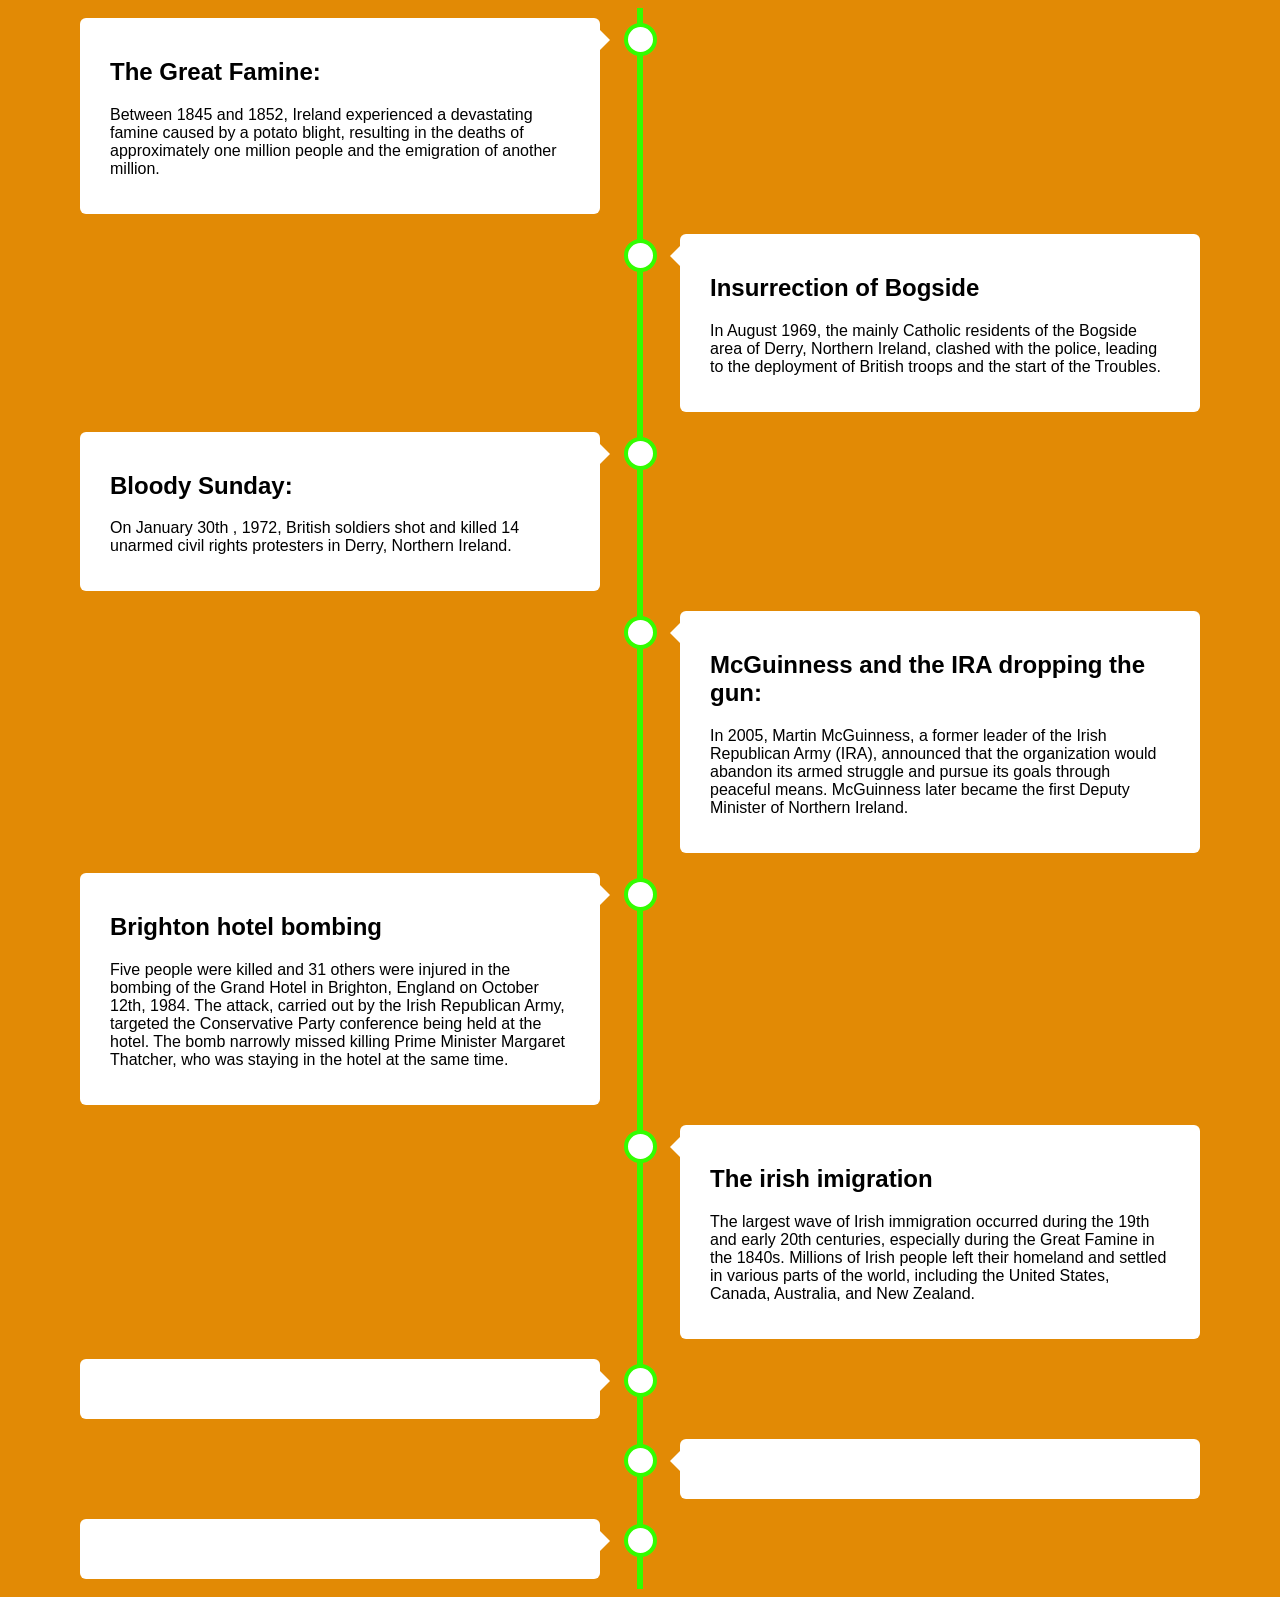
<file: page.html>
<!DOCTYPE html>
<html>
<head>
<title>Irishtimeline</title>
<meta name="viewport" content="width=device-width, initial-scale=1.0">
<link rel="stylesheet" href="pages.css">
</head>
<body>

<div class="timeline">
  <div class="container left">
    <div class="content">
      <h2>The Great Famine: </h2>
      <p> Between 1845 and 1852, Ireland experienced a devastating famine caused by a potato blight, resulting in the deaths of approximately one million people and the emigration of another million.</p>
    </div>
  </div>
  <div class="container right">
    <div class="content">
      <h2>Insurrection of Bogside</h2>           
      <p>In August 1969, the mainly Catholic residents of the Bogside area of Derry, Northern Ireland, clashed with the police, leading to the deployment of British troops and the start of the Troubles.</p>
    </div>
  </div>
  <div class="container left">
    <div class="content">
      <h2>Bloody Sunday:</h2>
      <p>On January 30th , 1972, British soldiers shot and killed 14 unarmed civil rights protesters in Derry, Northern Ireland.</p>
    </div>
  </div>
  <div class="container right">
    <div class="content">
      <h2>McGuinness and the IRA dropping the gun:</h2>
      <p>In 2005, Martin McGuinness, a former leader of the Irish Republican Army (IRA), announced that the organization would abandon its armed struggle and pursue its goals through peaceful means. McGuinness later became the first Deputy Minister of Northern Ireland.</p>
    </div>
  </div>
  <div class="container left">
    <div class="content">
      <h2>Brighton hotel bombing</h2>
      <p>Five people were killed and 31 others were injured in the bombing of the Grand Hotel in Brighton, England on October 12th, 1984. The attack, carried out by the Irish Republican Army, targeted the Conservative Party conference being held at the hotel. The bomb narrowly missed killing Prime Minister Margaret Thatcher, who was staying in the hotel at the same time.</p>
    </div>
  </div>
  <div class="container right">
    <div class="content">
      <h2>The irish imigration</h2>
      <p>The largest wave of Irish immigration occurred during the 19th and early 20th centuries, especially during the Great Famine in the 1840s. Millions of Irish people left their homeland and settled in various parts of the world, including the United States, Canada, Australia, and New Zealand.</p>
    </div>  
  </div>
    <div class="container left">
        <div class="content">
        <h2></h2>
        <p></p>
        </div>
</div>
<div class="container right">
    <div class="content">
      <h2></h2>
      <p></p>
    </div>
  </div>
    <div class="container left">
        <div class="content">
        <h2></h2>
        <p></p>
        </div>
</div>
</div>
</body>
</html>
</file>
<file: pages.css>
* {
    box-sizing: border-box;
  }
  
  body {
    background-color: #e28a05;
    font-family: Helvetica, sans-serif;
  }

  .timeline {
    position: relative;
    max-width: 1200px;
    margin: 0 auto;
  }
  

  .timeline::after {
    content: '';
    position: absolute;
    width: 6px;
    background-color: #33fd00;
    top: 0;
    bottom: 0;
    left: 50%;
    margin-left: -3px;
  }
 
  .container {
    padding: 10px 40px;
    position: relative;
    background-color: inherit;
    width: 50%;
  }
  
  /* The circles on the timeline */
  .container::after {
    content: '';
    position: absolute;
    width: 25px;
    height: 25px;
    right: -17px;
    background-color: white;
    border: 4px solid #33fd00;
    top: 15px;
    border-radius: 50%;
    z-index: 1;
  }

  .left {
    left: 0;
  }
  

  .right {
    left: 50%;
  }
  

  .left::before {
    content: " ";
    height: 0;
    position: absolute;
    top: 22px;
    width: 0;
    z-index: 1;
    right: 30px;
    border: medium solid white;
    border-width: 10px 0 10px 10px;
    border-color: transparent transparent transparent white;
  }
  

  .right::before {
    content: " ";
    height: 0;
    position: absolute;
    top: 22px;
    width: 0;
    z-index: 1;
    left: 30px;
    border: medium solid white;
    border-width: 10px 10px 10px 0;
    border-color: transparent white transparent transparent;
  }
  

  .right::after {
    left: -16px;
  }
  

  .content {
    padding: 20px 30px;
    background-color: white;
    position: relative;
    border-radius: 6px;
  }
  
 
  @media screen and (max-width: 600px) {

    .timeline::after {
    left: 31px;
    }


    .container {
    width: 100%;
    padding-left: 70px;
    padding-right: 25px;
    }
    

    .container::before {
    left: 60px;
    border: medium solid white;
    border-width: 10px 10px 10px 0;
    border-color: transparent white transparent transparent;
    }
  

    .left::after, .right::after {
    left: 15px;
    }
  
  #gaers {
      width: 200px;
      height: 200px;
      overflow: auto;
  }
  
  /* styles for the content inside the container */
  #content {
      width: 400px;
      height: 400px;
      background-color: #eee;
    }

  .drapeaufr{
    position: relative;
    margin-bottom: 800em;
  }
</file>
